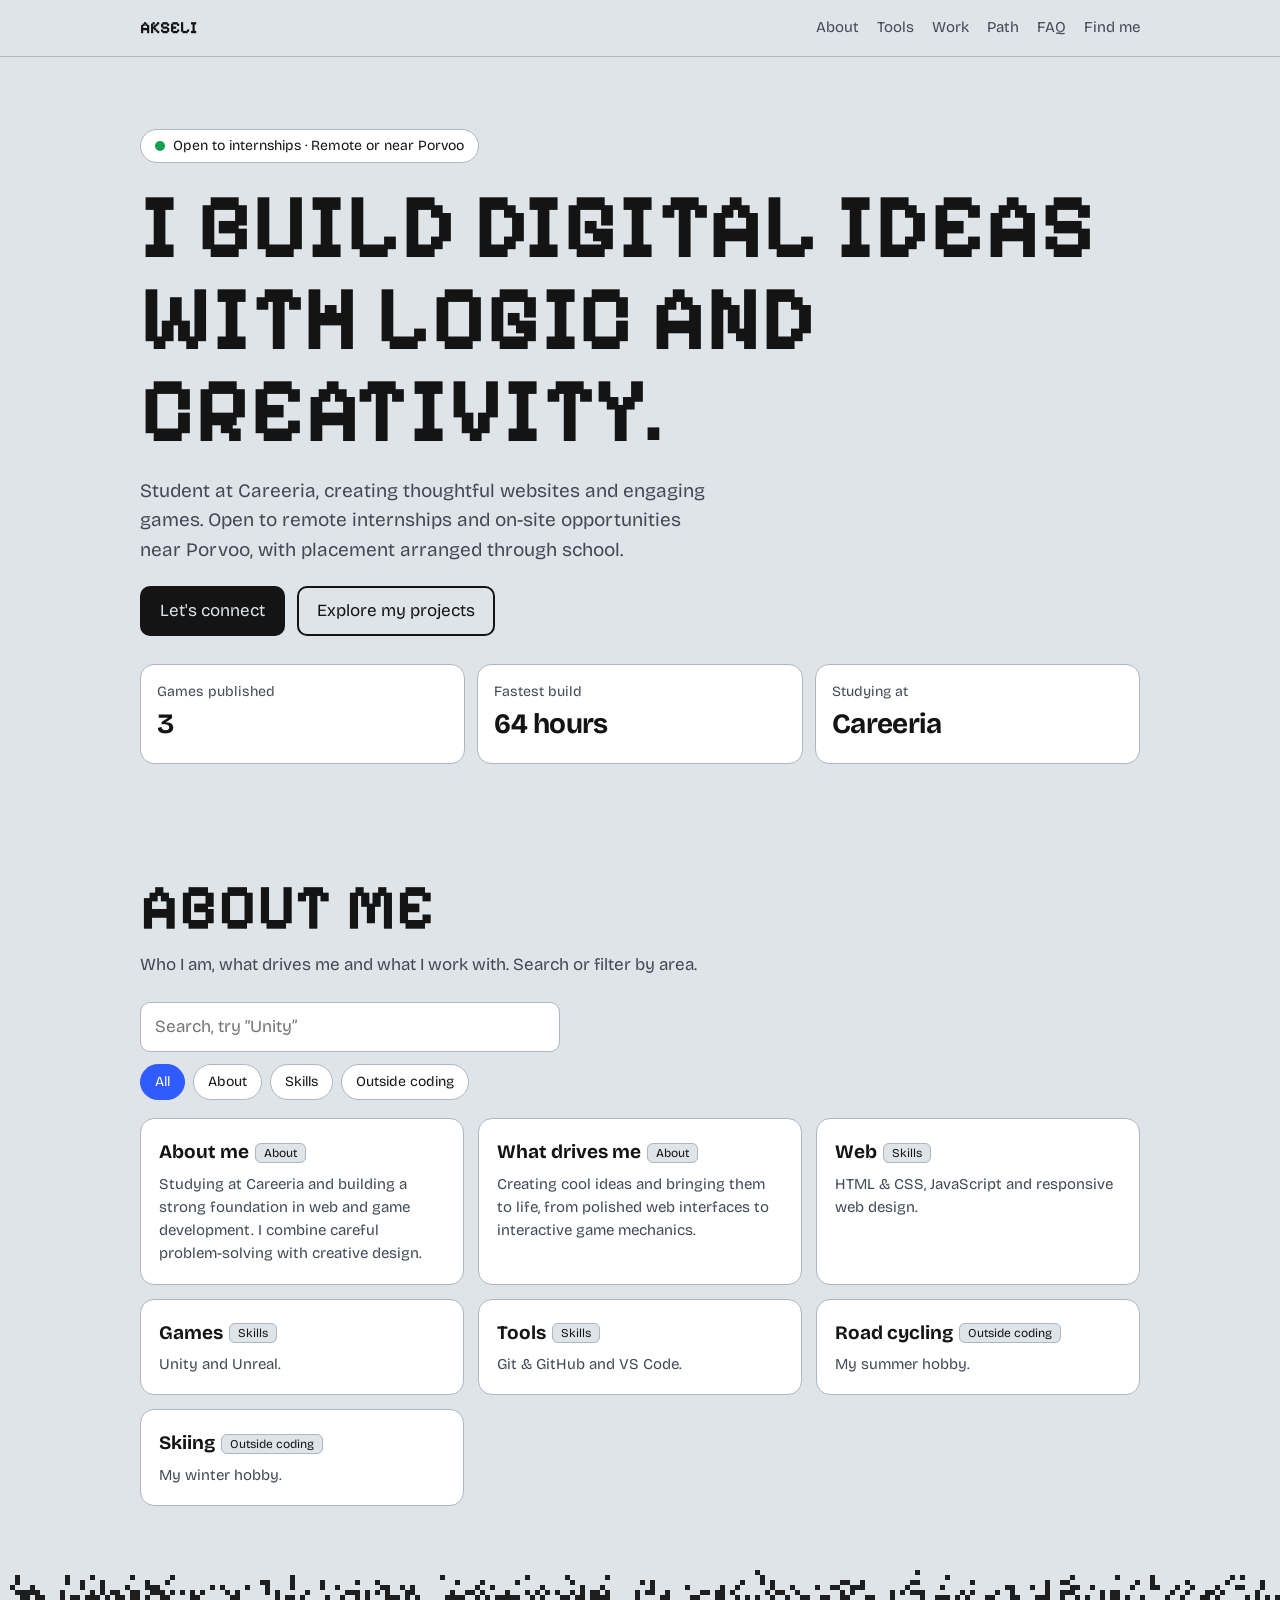
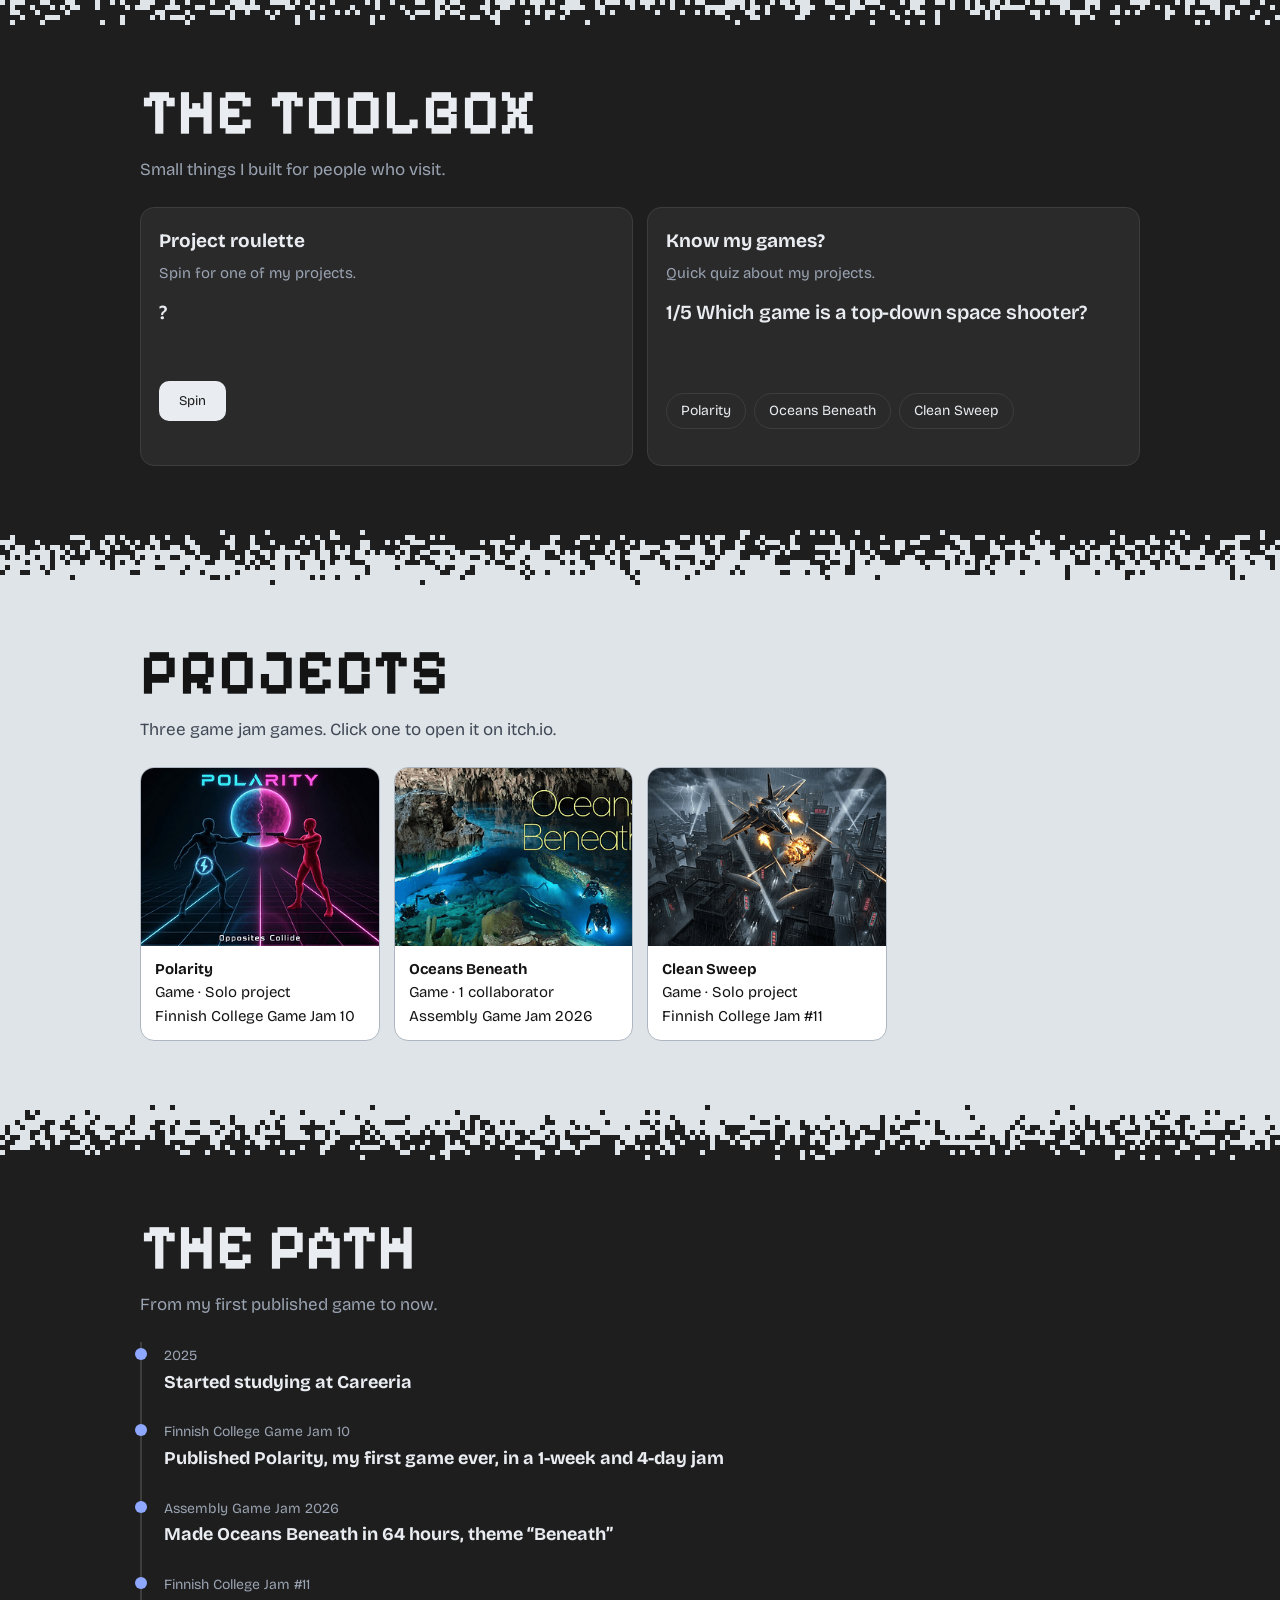
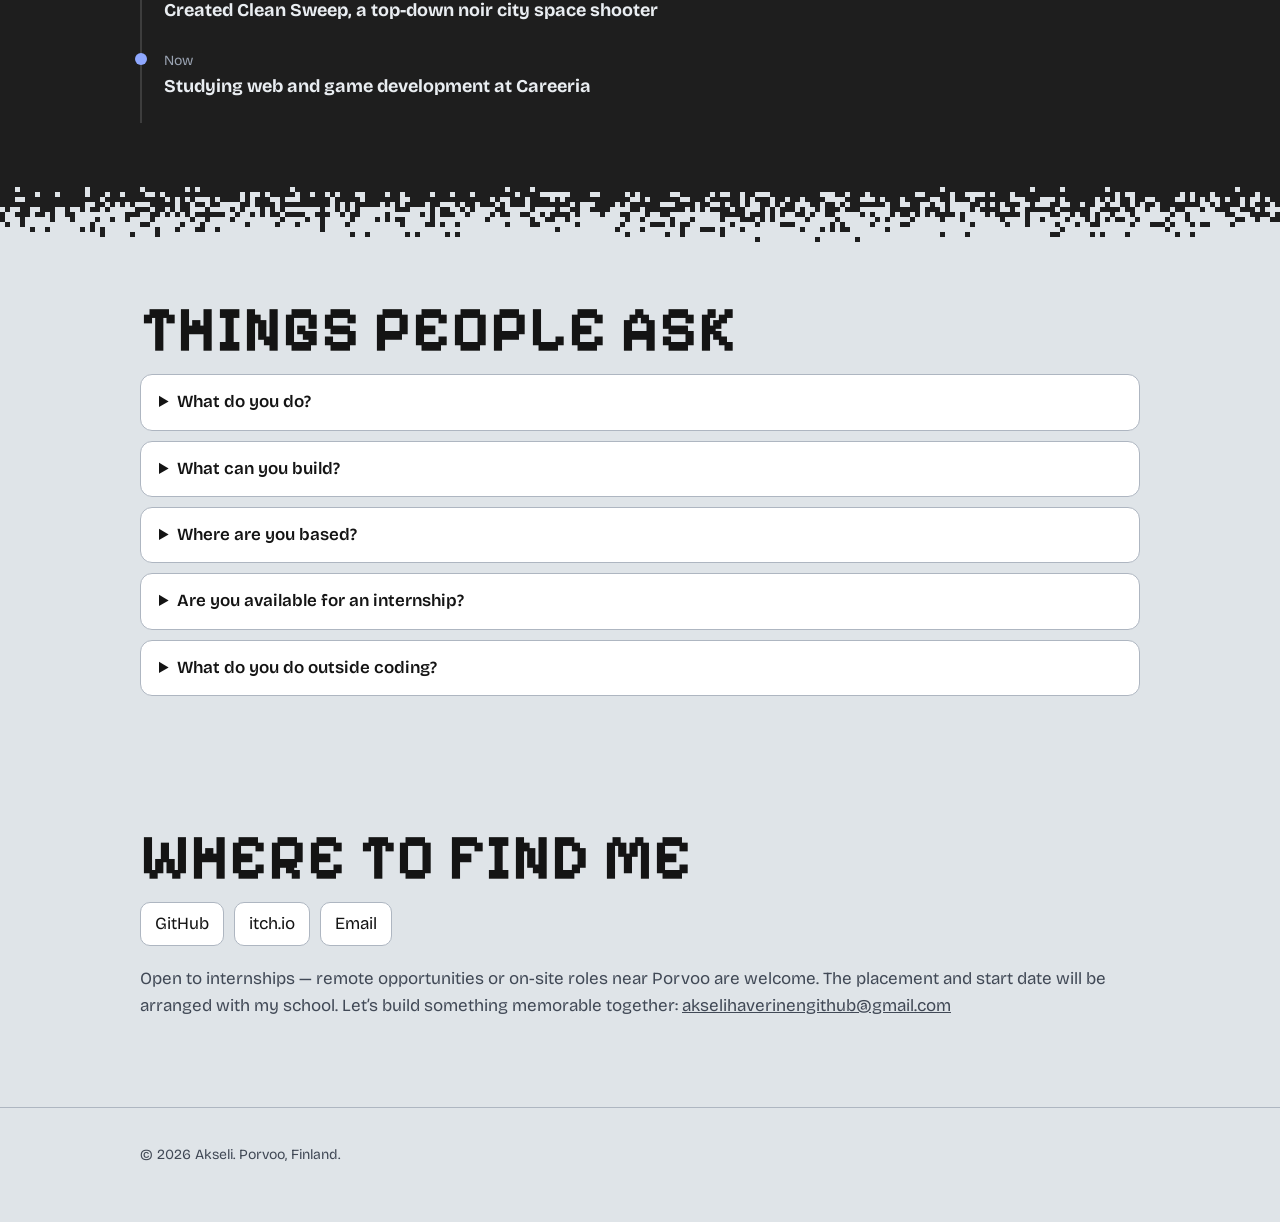
<file: index.html>
<!DOCTYPE html>
<html lang="en">
<head>
<meta charset="utf-8">
<meta name="viewport" content="width=device-width, initial-scale=1, viewport-fit=cover">
<title>Akseli, web and game developer</title>
<link href="https://fonts.googleapis.com/css2?family=Bricolage+Grotesque:opsz,wght@12..96,400;12..96,600&family=Pixelify+Sans:wght@500;700&display=swap" rel="stylesheet">
<style>
:root{--bg:#dfe4e8;--ink:#141414;--mute:#414956;--card:#fff;--line:#aeb6c1;--sig:#2f5bff;--hot:#ff5a36;--ok:#12a150;--px:"Pixelify Sans","Courier New",monospace;--gut:max(20px,calc((100vw - 1000px)/2));
box-sizing:border-box;padding-top:env(safe-area-inset-top,0px);padding-bottom:env(safe-area-inset-bottom,0px)}

.dark{--bg:#1e1e1e;--ink:#e9edf1;--mute:#9aa3b2;--card:#2a2a2a;--line:#3d3d3d;--sig:#8fa8ff;background:var(--bg);color:var(--ink)}
.gl{display:block;width:100%;height:auto;image-rendering:pixelated}
h1,h2,nav b{font-family:var(--px);font-weight:700;text-transform:uppercase}
*{box-sizing:border-box}html{scroll-behavior:smooth;scroll-padding-top:70px}
body{margin:0;background:var(--bg);color:var(--ink);font:400 17px/1.55 "Bricolage Grotesque",system-ui,sans-serif}
a{color:inherit}
:focus-visible{outline:3px solid var(--sig);outline-offset:2px}
.wrap{max-width:1040px;margin:0 auto;padding:0 20px}
nav{position:sticky;top:0;background:color-mix(in srgb,var(--bg) 88%,transparent);backdrop-filter:blur(8px);border-bottom:1px solid var(--line);z-index:5}
nav .wrap{display:flex;gap:18px;align-items:center;height:56px;overflow-x:auto;white-space:nowrap}
nav b{font-weight:800;margin-right:auto}nav a{text-decoration:none;color:var(--mute);font-size:15px}nav a:hover{color:var(--ink)}
.pill{display:inline-flex;gap:8px;align-items:center;border:1px solid var(--line);background:var(--card);border-radius:99px;padding:5px 14px;font-size:14px}
.dot{width:10px;height:10px;border-radius:50%;background:var(--ok);box-shadow:0 0 0 0 var(--ok);animation:p 2s infinite}
.dot.off{background:var(--hot);animation:none}
@keyframes p{70%{box-shadow:0 0 0 9px transparent}100%{box-shadow:0 0 0 0 transparent}}
@media (prefers-reduced-motion:reduce){.dot{animation:none}html{scroll-behavior:auto}}
header.hero{padding:72px var(--gut) 56px}
h1{font-size:clamp(38px,8vw,92px);line-height:1;margin:18px 0 14px}
.lede{max-width:48ch;color:var(--mute);font-size:19px}
.btns{display:flex;gap:12px;flex-wrap:wrap;margin:22px 0}
.btn{border:2px solid var(--ink);border-radius:10px;padding:10px 18px;font:600 16px inherit;font-family:inherit;background:var(--ink);color:var(--bg);text-decoration:none;cursor:pointer}
.btn.alt{background:transparent;color:var(--ink)}
.stats{display:grid;grid-template-columns:repeat(auto-fit,minmax(200px,1fr));gap:12px;margin-top:28px}
.stat{background:var(--card);border:1px solid var(--line);border-radius:14px;padding:16px}
.stat small{color:var(--mute);display:block}.stat strong{font-size:28px;letter-spacing:-.02em;font-variant-numeric:tabular-nums}
section{padding:56px var(--gut) 64px}
h2{font-size:clamp(34px,6.5vw,64px);line-height:1;margin:0 0 12px}
.sub{color:var(--mute);margin:0 0 24px}
.chips{display:flex;gap:8px;flex-wrap:wrap;margin:12px 0 18px}
.chip{border:1px solid var(--line);background:var(--card);color:var(--ink);border-radius:99px;padding:6px 14px;font:inherit;font-size:14px;cursor:pointer}
.chip[aria-pressed=true]{background:var(--sig);border-color:var(--sig);color:#fff}
input[type=search],select{width:100%;max-width:420px;padding:11px 14px;border-radius:10px;border:1px solid var(--line);background:var(--card);color:var(--ink);font:inherit}
.grid{display:grid;grid-template-columns:repeat(auto-fill,minmax(250px,1fr));gap:14px}
.card{background:var(--card);border:1px solid var(--line);border-radius:14px;padding:18px}
.card h3{margin:0 0 6px;font-size:19px}.card p{margin:0;color:var(--mute);font-size:15px}
.tag{font-size:12px;border-radius:6px;padding:2px 8px;background:var(--bg);border:1px solid var(--line);margin-left:6px;vertical-align:middle;font-weight:400}
.tools{display:grid;grid-template-columns:repeat(auto-fit,minmax(300px,1fr));gap:14px}
.out{min-height:84px;margin-top:12px;font-size:20px;font-weight:600;letter-spacing:-.01em}
.work{display:grid;grid-template-columns:repeat(auto-fill,minmax(230px,1fr));gap:14px}
.work a{display:block;text-decoration:none;border-radius:14px;overflow:hidden;border:1px solid var(--line);background:var(--card)}
.work .ph{aspect-ratio:4/3;display:grid;place-items:center;font-size:44px;font-weight:800;color:#fff;letter-spacing:-.04em;transition:transform .25s}
.work a:hover .ph{transform:scale(1.04)}.work .ph-w{overflow:hidden}
.work img{width:100%;aspect-ratio:4/3;display:block;object-fit:cover;transition:transform .25s}.work a:hover img{transform:scale(1.04)}
.work span{display:block;padding:12px 14px;font-size:15px}
ol.tl{list-style:none;margin:0;padding:0;border-left:2px solid var(--line)}
ol.tl li{padding:0 0 22px 22px;position:relative}
ol.tl li::before{content:"";position:absolute;left:-7px;top:6px;width:12px;height:12px;border-radius:50%;background:var(--sig)}
ol.tl time{color:var(--mute);font-size:14px}ol.tl h3{margin:0;font-size:18px}
details{background:var(--card);border:1px solid var(--line);border-radius:12px;padding:14px 18px;margin-bottom:10px}
summary{cursor:pointer;font-weight:600}details p{margin:10px 0 0;color:var(--mute)}
blockquote{margin:0;background:var(--card);border:1px solid var(--line);border-radius:14px;padding:18px}
blockquote p{margin:0 0 10px;font-size:18px}blockquote cite{color:var(--mute);font-size:14px;font-style:normal}
.links{display:flex;flex-wrap:wrap;gap:10px}.links a{border:1px solid var(--line);background:var(--card);border-radius:10px;padding:8px 14px;text-decoration:none}
.links a:hover{border-color:var(--sig)}
footer{padding:36px 0 56px;color:var(--mute);font-size:14px;border-top:1px solid var(--line)}
</style>
</head>
<body>
<div class="intro" id="intro" aria-label="Akseli portfolio introduction">
  <div class="intro-inner">
    <span class="intro-kicker">HELLO, I'M</span>
    <div class="intro-name" aria-label="Akseli">AKSELI</div>
    <div class="intro-track"><i></i></div>
  </div>
  <button class="intro-skip" id="introSkip" type="button">Skip intro</button>
</div>
<style>
.intro{position:fixed;inset:0;z-index:100;display:grid;place-items:center;overflow:hidden;background:#141414;color:#fff;transition:clip-path .8s cubic-bezier(.77,0,.18,1),opacity .8s ease;clip-path:inset(0)}
.intro::before,.intro::after{content:"";position:absolute;inset:-20%;pointer-events:none}
.intro::before{background:linear-gradient(115deg,transparent 35%,rgba(143,168,255,.09) 50%,transparent 65%);transform:translateX(-70%) rotate(8deg);animation:intro-sweep 1.25s .2s ease-out forwards}
.intro::after{opacity:.12;background-image:linear-gradient(rgba(255,255,255,.14) 1px,transparent 1px),linear-gradient(90deg,rgba(255,255,255,.14) 1px,transparent 1px);background-size:22px 22px;mask-image:radial-gradient(circle,#000 0,transparent 68%)}
.intro-inner{position:relative;z-index:1;width:min(620px,80vw);text-align:center}
.intro-kicker{display:block;margin-bottom:8px;font:700 14px/1 "Pixelify Sans",monospace;letter-spacing:.32em;color:#8fa8ff;opacity:0;animation:intro-kicker .5s .15s ease forwards}
.intro-name{font:700 clamp(68px,16vw,150px)/.85 "Pixelify Sans",monospace;letter-spacing:-.06em;clip-path:inset(0 100% 0 0);filter:blur(8px);animation:intro-reveal 1s .25s cubic-bezier(.77,0,.18,1) forwards}
.intro-track{height:4px;margin:28px auto 0;background:#ffffff20;overflow:hidden}
.intro-track i{display:block;width:100%;height:100%;background:#8fa8ff;transform:translateX(-100%) scaleX(.6);animation:intro-loading 1.25s .25s cubic-bezier(.77,0,.18,1) forwards}
.intro-skip{position:absolute;z-index:2;right:max(20px,env(safe-area-inset-right));bottom:max(20px,env(safe-area-inset-bottom));border:1px solid #ffffff40;border-radius:99px;background:#141414;color:#fff;padding:8px 14px;font:600 13px "Bricolage Grotesque",sans-serif;cursor:pointer}
.intro-skip:hover{border-color:#8fa8ff;color:#8fa8ff}
.intro.exit{clip-path:inset(0 0 100% 0);pointer-events:none}
.intro.exit .intro-inner{opacity:0;transition:opacity .25s ease}
@keyframes intro-reveal{to{clip-path:inset(0);filter:blur(0)}}
@keyframes intro-loading{to{transform:translateX(0) scaleX(1)}}
@keyframes intro-sweep{to{transform:translateX(70%) rotate(8deg)}}
@keyframes intro-kicker{to{opacity:1}}
@media (max-width:600px){.intro-track{margin-top:20px}.intro-name{font-size:21vw}}
@media (prefers-reduced-motion:reduce){.intro::before,.intro-name,.intro-kicker,.intro-track i{animation:none!important}.intro-name{clip-path:none;filter:none}.intro-kicker{opacity:1}.intro-track i{transform:none}}
</style>
<script>
(()=>{const intro=document.querySelector("#intro");const skip=document.querySelector("#introSkip");const reduced=matchMedia("(prefers-reduced-motion: reduce)").matches;let closing=false;document.documentElement.style.overflow="hidden";
const close=()=>{if(closing)return;closing=true;document.documentElement.style.overflow="";intro.classList.add("exit");setTimeout(()=>intro.remove(),reduced?0:800)};
skip.addEventListener("click",close);addEventListener("keydown",e=>{if(e.key==="Escape")close()});setTimeout(close,reduced?0:1800)})();
</script>
<nav><div class="wrap"><b>Akseli</b><a href="#notes">About</a><a href="#tools">Tools</a><a href="#work">Work</a><a href="#path">Path</a><a href="#faq">FAQ</a><a href="#find">Find me</a></div></nav>

<main>
<header class="hero">
  <span class="pill"><i class="dot" id="dot"></i><span id="avail"></span></span>
  <h1>I build digital ideas with logic and creativity.</h1>
  <p class="lede" id="status"></p>
  <div class="btns"><a class="btn" href="mailto:akselihaverinengithub@gmail.com?subject=Portfolio%20inquiry&amp;body=Hi%20Akseli%2C%0D%0A%0D%0AI'm%20interested%20in%20working%20with%20you.%0D%0A%0D%0A">Let's connect</a><a class="btn alt" href="#work">Explore my projects</a></div>
  <div class="stats">
    <div class="stat"><small>Games published</small><strong>3</strong></div>
    <div class="stat"><small>Fastest build</small><strong>64 hours</strong></div>
    <div class="stat"><small>Studying at</small><strong>Careeria</strong></div>
  </div>
</header>

<section id="notes">
  <h2>About me</h2>
  <p class="sub">Who I am, what drives me and what I work with. Search or filter by area.</p>
  <input type="search" id="q" placeholder="Search, try “Unity”" aria-label="Search notes">
  <div class="chips" id="chips" role="group" aria-label="Filter by area"></div>
  <div class="grid" id="notegrid"></div>
</section>

<canvas class="gl" data-d="up"></canvas>
<section id="tools" class="dark">
  <h2>The toolbox</h2>
  <p class="sub">Small things I built for people who visit.</p>
  <div class="tools">
    <div class="card"><h3>Project roulette</h3><p>Spin for one of my projects.</p>
      <div class="out" id="rout">?</div><button class="btn" id="spin">Spin</button></div>
    <div class="card"><h3>Know my games?</h3><p>Quick quiz about my projects.</p>
      <div class="out" id="gq"></div><div class="chips" id="gopts"></div><p id="gscore"></p></div>
  </div>
</section>

<canvas class="gl" data-d="down"></canvas>
<section id="work">
  <h2>Projects</h2>
  <p class="sub">Three game jam games. Click one to open it on itch.io.</p>
  <div class="work" id="workgrid"></div>
</section>

<canvas class="gl" data-d="up"></canvas>
<section id="path" class="dark">
  <h2>The path</h2>
  <p class="sub">From my first published game to now.</p>
  <ol class="tl" id="tl"></ol>
</section>

<canvas class="gl" data-d="down"></canvas>
<section id="faq">
  <h2>Things people ask</h2>
  <details><summary>What do you do?</summary><p>I'm a student at Careeria studying web and game development.</p></details>
  <details><summary>What can you build?</summary><p>Launch pages, polished websites and fresh visual directions, plus games.</p></details>
  <details><summary>Where are you based?</summary><p>Porvoo, Finland.</p></details>
  <details><summary>Are you available for an internship?</summary><p>Yes. I am open to remote internships or on-site opportunities near Porvoo. The internship placement and start date will be arranged with my school.</p></details>
  <details><summary>What do you do outside coding?</summary><p>Road cycling in summer and skiing in winter.</p></details>
</section>

<section id="find">
  <h2>Where to find me</h2>
  <div class="links"><a href="https://github.com/fleabobo">GitHub</a><a href="https://fleabobo.itch.io">itch.io</a><a href="mailto:akselihaverinengithub@gmail.com?subject=Portfolio%20inquiry&amp;body=Hi%20Akseli%2C%0D%0A%0D%0AI'm%20interested%20in%20working%20with%20you.%0D%0A%0D%0A" aria-label="Send Akseli an email">Email</a></div>
  <p id="contact" class="sub" style="margin-top:20px">Open to internships — remote opportunities or on-site roles near Porvoo are welcome. The placement and start date will be arranged with my school. Let’s build something memorable together: <a href="mailto:akselihaverinengithub@gmail.com?subject=Internship%20inquiry&amp;body=Hi%20Akseli%2C%0D%0A%0D%0AI'm%20interested%20in%20discussing%20an%20internship%20opportunity%20with%20you.%0D%0A%0D%0A">akselihaverinengithub@gmail.com</a></p>
</section>
</main>
<footer><div class="wrap">© 2026 Akseli. Porvoo, Finland.</div></footer>

<script>
// ---- EDIT ME ----
const CFG={available:true,
status:"Student at Careeria, creating thoughtful websites and engaging games. Open to remote internships and on-site opportunities near Porvoo, with placement arranged through school."};
const NOTES=[
 {t:"About me",a:"About",d:"Studying at Careeria and building a strong foundation in web and game development. I combine careful problem-solving with creative design."},
 {t:"What drives me",a:"About",d:"Creating cool ideas and bringing them to life, from polished web interfaces to interactive game mechanics."},
 {t:"Web",a:"Skills",d:"HTML & CSS, JavaScript and responsive web design."},
 {t:"Games",a:"Skills",d:"Unity and Unreal."},
 {t:"Tools",a:"Skills",d:"Git & GitHub and VS Code."},
 {t:"Road cycling",a:"Outside coding",d:"My summer hobby."},
 {t:"Skiing",a:"Outside coding",d:"My winter hobby."}];
const WORK=[
 {n:"Polarity",y:"Finnish College Game Jam 10",c:"#2f5bff",k:"Game",team:"Solo project",i:"polarity.png",u:"https://fleabobo.itch.io/polarity"},
 {n:"Oceans Beneath",y:"Assembly Game Jam 2026",c:"#0b8fa8",k:"Game",team:"1 collaborator",i:"oceans.png",u:"https://fleabobo.itch.io/oceans-beneath"},
 {n:"Clean Sweep",y:"Finnish College Jam #11",c:"#ff5a36",k:"Game",team:"Solo project",i:"cleansweep.png",u:"https://fleabobo.itch.io/clean-sweep"}];
const PATH=[["2025","Started studying at Careeria"],["Finnish College Game Jam 10","Published Polarity, my first game ever, in a 1-week and 4-day jam"],["Assembly Game Jam 2026","Made Oceans Beneath in 64 hours, theme “Beneath”"],["Finnish College Jam #11","Created Clean Sweep, a top-down noir city space shooter"],["Now","Studying web and game development at Careeria"]];
const STACK=[["Which was my first game ever published?","Polarity","Oceans Beneath","Clean Sweep"],["How long did Oceans Beneath take to make?","64 hours","24 hours","One week"],["What was the Assembly Game Jam 2026 theme?","Beneath","Signal","Echo"],["Where do I study?","Careeria","Aalto","Haaga-Helia"],["Which jam was Polarity made for?","Finnish College Game Jam 10","Assembly Game Jam 2026","Finnish College Jam #11"],["How long did the Polarity jam last?","1 week and 4 days","48 hours","One month"],["Which game is a top-down space shooter?","Clean Sweep","Polarity","Oceans Beneath"],["What do I do in summer?","Road cycling","Rowing","Golf"],["What do I do in winter?","Skiing","Ice hockey","Curling"],["Where am I based?","Porvoo","Helsinki","Tampere"]];
// ---- /EDIT ----
const $=s=>document.querySelector(s);
$("#avail").textContent=CFG.available?"Open to internships · Remote or near Porvoo":"Fully booked";$("#dot").classList.toggle("off",!CFG.available);
$("#status").textContent=CFG.status;
// notes
let area="All";const areas=["All",...new Set(NOTES.map(n=>n.a))];
function drawChips(){$("#chips").innerHTML=areas.map(a=>`<button class="chip" aria-pressed="${a===area}" data-a="${a}">${a}</button>`).join("")}
function drawNotes(){const q=$("#q").value.toLowerCase();
const r=NOTES.filter(n=>(area==="All"||n.a===area)&&(n.t+n.d).toLowerCase().includes(q));
$("#notegrid").innerHTML=r.length?r.map(n=>`<div class="card"><h3>${n.t}<span class="tag">${n.a}</span></h3><p>${n.d}</p></div>`).join(""):"<p>No notes match. Clear the search or pick another area.</p>"}
$("#chips").onclick=e=>{if(e.target.dataset.a){area=e.target.dataset.a;drawChips();drawNotes()}};$("#q").oninput=drawNotes;drawChips();drawNotes();
// work + path
$("#workgrid").innerHTML=WORK.map(w=>`<a href="${w.u}" target="_blank" rel="noopener"><div class="ph-w"><img src="${w.i}" alt="${w.n} cover artwork"></div><span><b>${w.n}</b><br>${w.k} · ${w.team}<br>${w.y}</span></a>`).join("");
$("#tl").innerHTML=PATH.map(p=>`<li><time>${p[0]}</time><h3>${p[1]}</h3></li>`).join("");
// roulette
$("#spin").onclick=()=>{const o=$("#rout");let i=0;const t=setInterval(()=>{const w=WORK[Math.floor(Math.random()*WORK.length)];o.textContent=`${w.n} (${w.k}, ${w.y})`;if(++i>10)clearInterval(t)},70)};
// guess
const ROUND=5;let deck=[],gi=0,gs=0;
function nextQ(){if(!deck.length)deck=STACK.map((_,i)=>i).sort(()=>Math.random()-.5);return STACK[deck.pop()]}
function gq(){if(gi>=ROUND){$("#gq").textContent=`Round over. You got ${gs} of ${ROUND}.`;$("#gopts").innerHTML='<button class="chip" id="again">Play again</button>';return}
const q=nextQ();$("#gq").textContent=`${gi+1}/${ROUND}  ${q[0]}`;
$("#gopts").innerHTML=[...q.slice(1).keys()].sort(()=>Math.random()-.5).map(i=>`<button class="chip" data-i="${i}">${q[i+1]}</button>`).join("")}
$("#gopts").onclick=e=>{if(e.target.id==="again"){gi=0;gs=0;$("#gscore").textContent="";gq();return}if(e.target.dataset.i===undefined)return;const ok=e.target.dataset.i==="0";if(ok)gs++;gi++;$("#gscore").textContent=(ok?"Correct. ":"Not quite. ")+`Score ${gs}/${gi}`;gq()};gq();
// theme
// pixel glitch dividers: constant flicker, density fades from solid to empty
const still=matchMedia("(prefers-reduced-motion:reduce)").matches;
function glitch(){document.querySelectorAll(".gl").forEach((c,i)=>{const W=document.documentElement.clientWidth,cell=Math.max(4,Math.round(W/280)),w=Math.ceil(W/cell),rows=11;
c.width=w*cell;c.height=rows*cell;c.cell=cell;let s=i*7919+13;const rnd=()=>(s=s*16807%2147483647)/2147483647;const up=c.dataset.d==="up";c.cells=[];
for(let r=0;r<rows;r++){const t=up?(r+.5)/rows:1-(r+.5)/rows;for(let k=0;k<w;k++)c.cells.push([k,r,Math.pow(t,1.4),rnd(),.12+rnd()*.5])}});paint(performance.now())}
function paint(now){const ts=now/1000;document.querySelectorAll(".gl").forEach(c=>{if(!c.cells)return;const b=c.getBoundingClientRect();if(b.bottom<0||b.top>innerHeight)return;
const x=c.getContext("2d");x.clearRect(0,0,c.width,c.height);x.fillStyle="#1e1e1e";const z=c.cell;
for(const[k,r,p,u,v]of c.cells)if((u+ts*v)%1<p)x.fillRect(k*z,r*z,z,z)})}
let last=0;function loop(now){if(now-last>70){last=now;paint(now)}requestAnimationFrame(loop)}
glitch();let rz;addEventListener("resize",()=>{clearTimeout(rz);rz=setTimeout(glitch,120)});
if(!still)requestAnimationFrame(loop);
</script>
</body>
</html>
</file>
